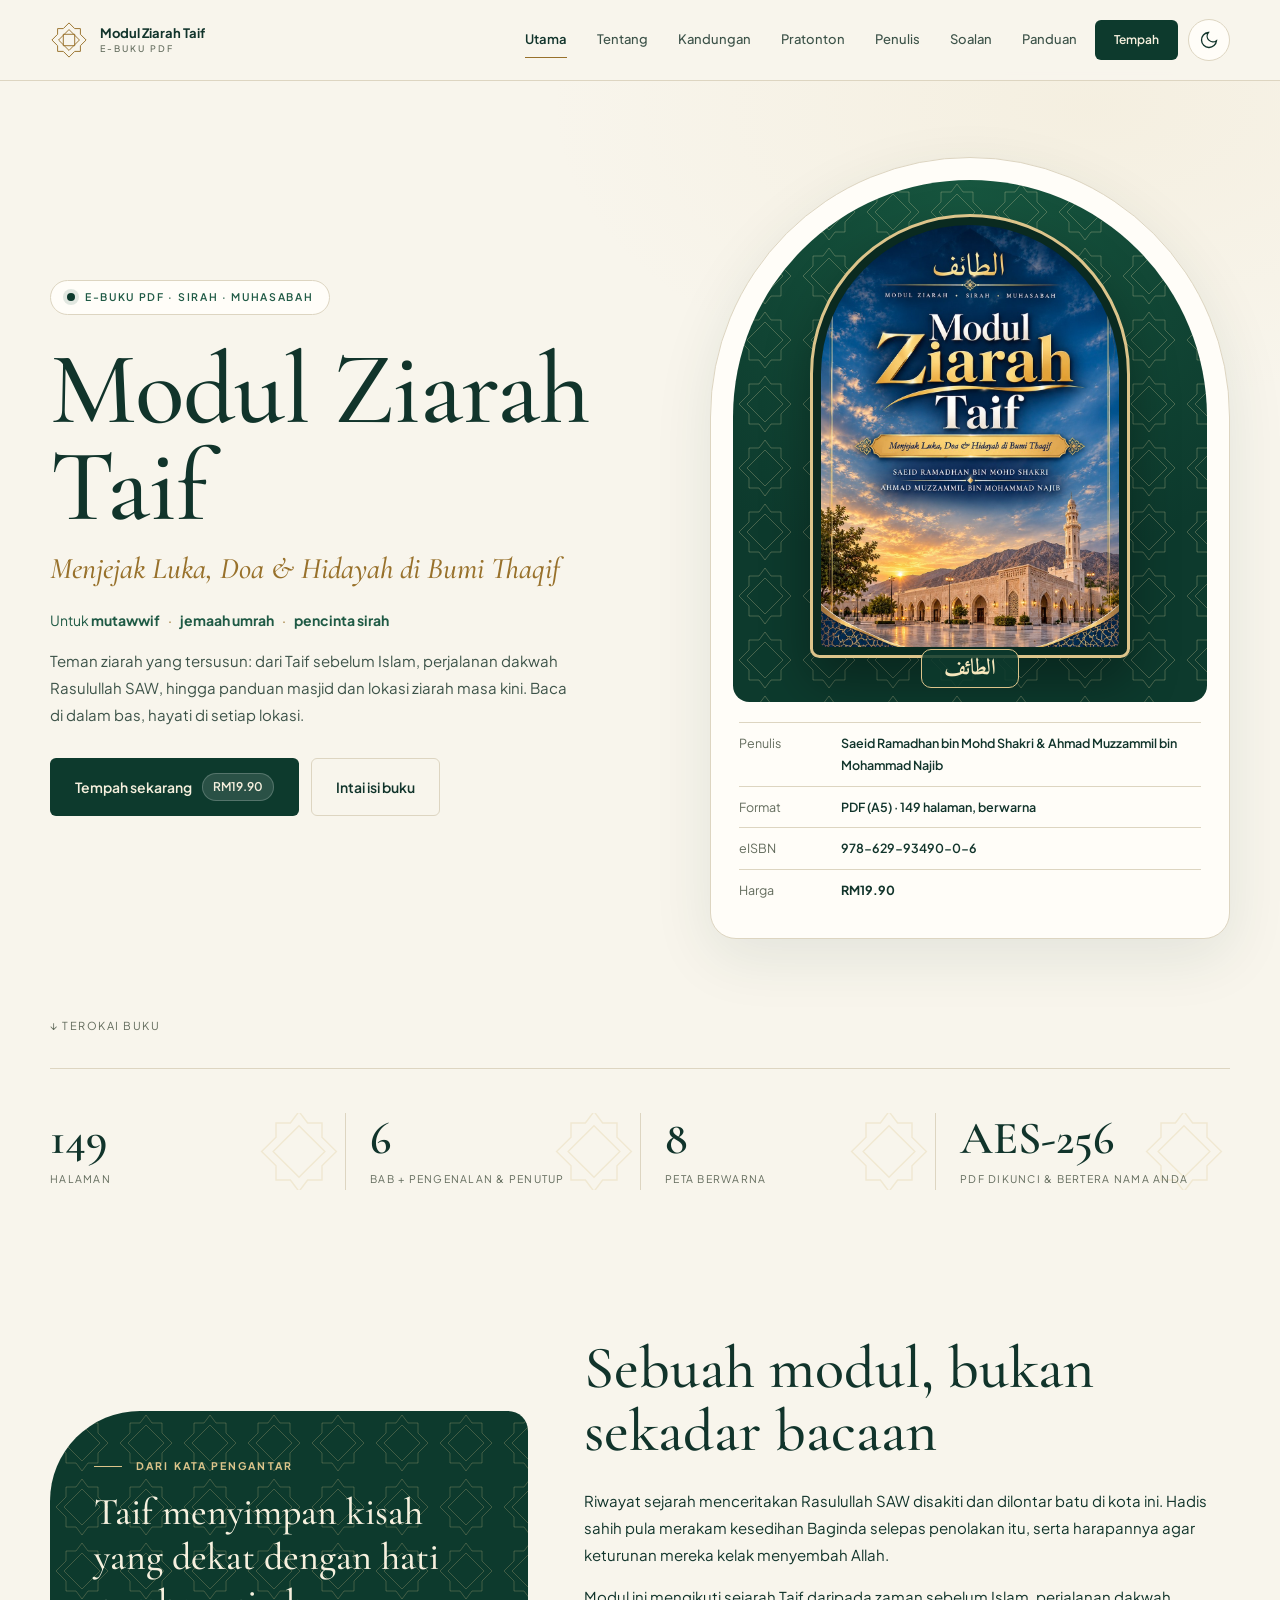
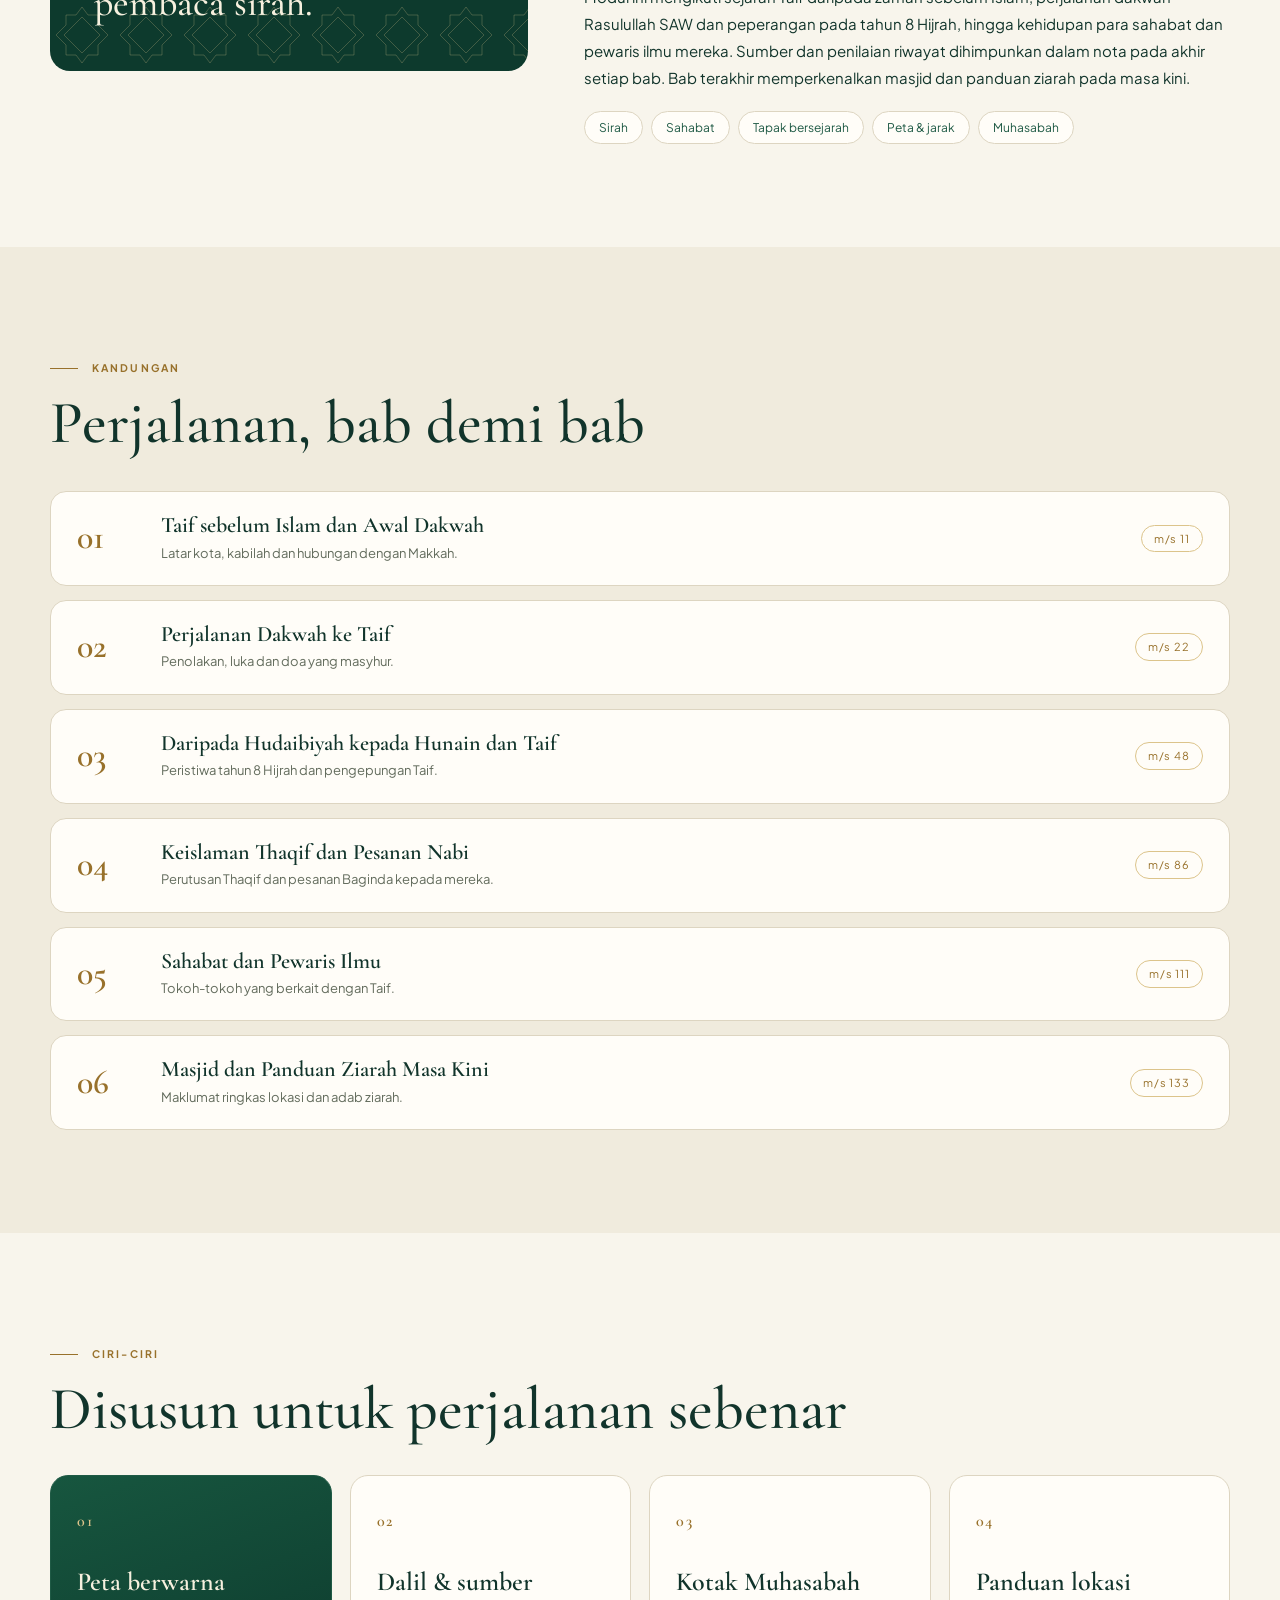
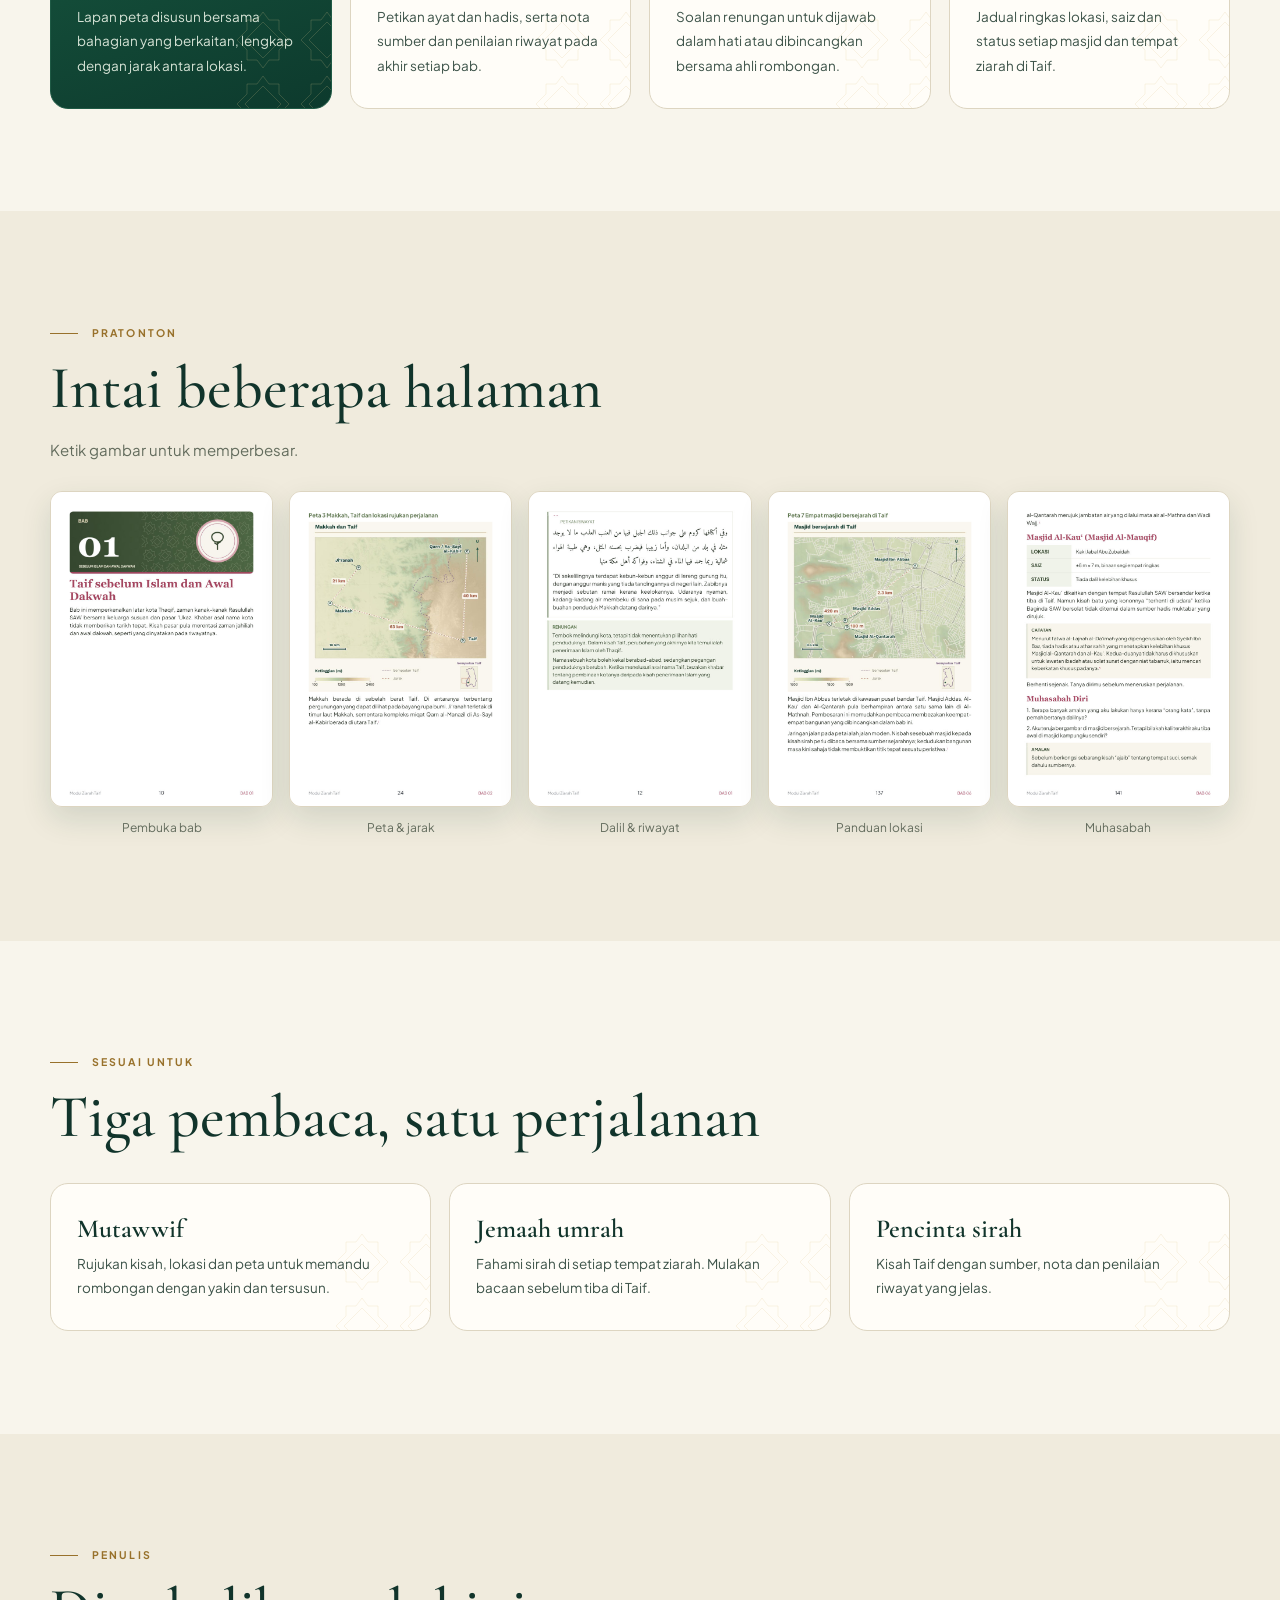
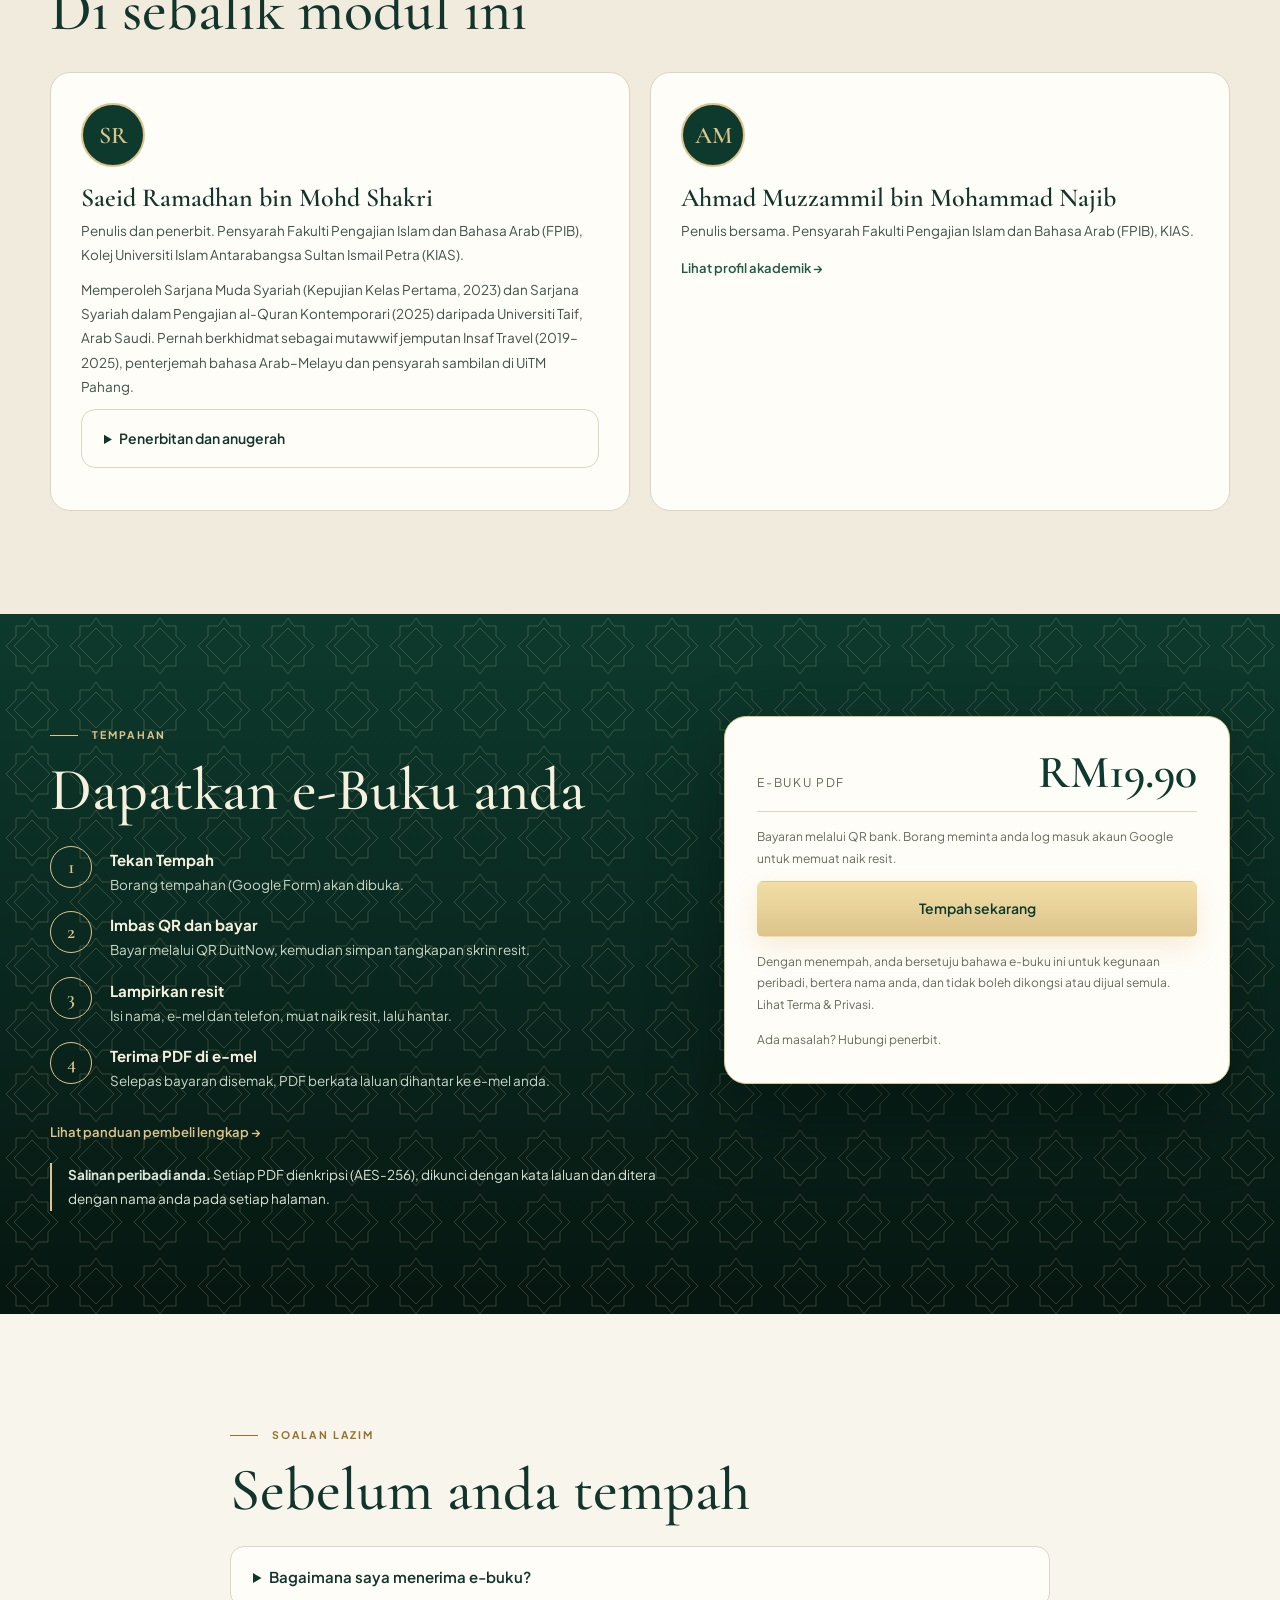
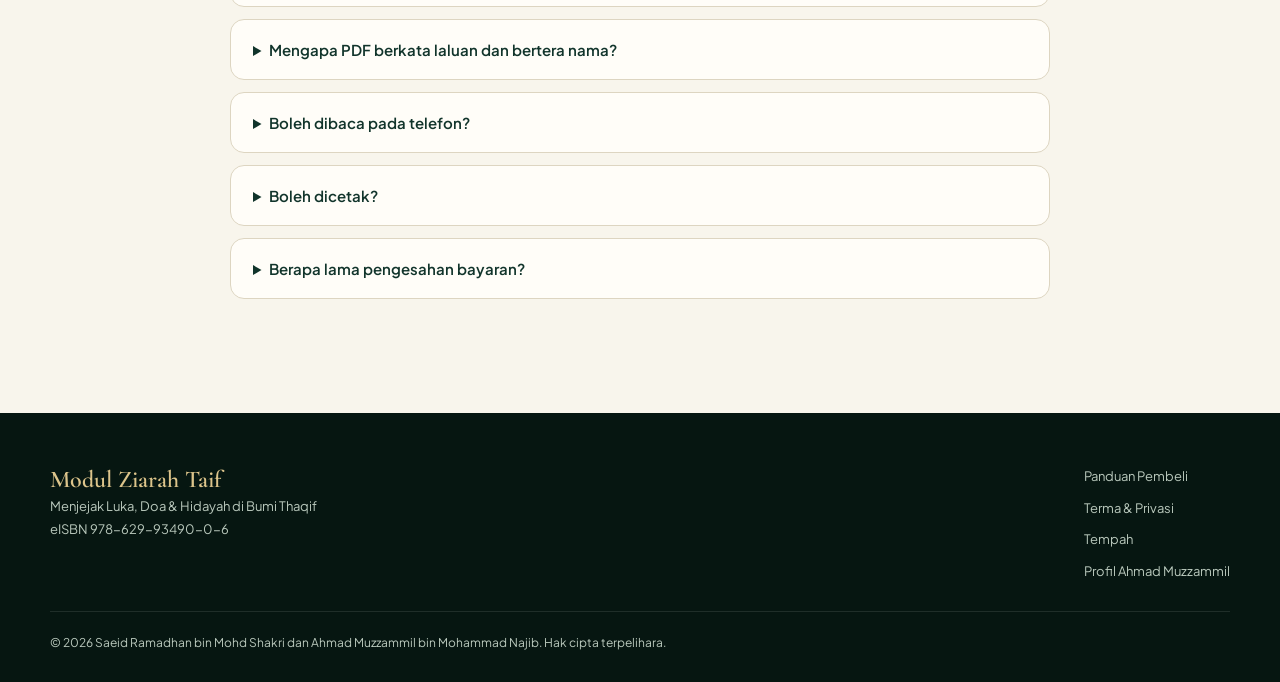
<file: index.html>
<!DOCTYPE html>
<html lang="ms" dir="ltr">
<head>
  <meta charset="UTF-8">
  <meta name="viewport" content="width=device-width, initial-scale=1.0, viewport-fit=cover">
  <title>Modul Ziarah Taif | e-Buku PDF untuk Mutawwif, Jemaah Umrah dan Pencinta Sirah</title>
  <meta name="description" content="Modul Ziarah Taif: Menjejak Luka, Doa & Hidayah di Bumi Thaqif. e-Buku PDF 149 halaman dengan peta berwarna, panduan lokasi ziarah dan kotak muhasabah.">
  <meta property="og:type" content="website">
  <meta property="og:title" content="Modul Ziarah Taif - e-Buku PDF">
  <meta property="og:description" content="Menjejak Luka, Doa & Hidayah di Bumi Thaqif. Untuk mutawwif, jemaah umrah dan pencinta sirah.">
  <meta property="og:image" content="og.jpg">
  <meta name="twitter:card" content="summary_large_image">
  <meta name="theme-color" content="#0d3a2d">
  <link rel="icon" href="data:image/svg+xml,%3Csvg xmlns='http://www.w3.org/2000/svg' viewBox='0 0 40 40'%3E%3Cpath fill='%23103f31' d='M20 0 26 6H34V14L40 20 34 26V34H26L20 40 14 34H6V26L0 20 6 14V6H14Z'/%3E%3Cpath fill='%23d4bb7e' d='M20 10 30 20 20 30 10 20Z'/%3E%3C/svg%3E">
  <link rel="preconnect" href="https://fonts.googleapis.com">
  <link rel="preconnect" href="https://fonts.gstatic.com" crossorigin>
  <link href="https://fonts.googleapis.com/css2?family=Cormorant+Garamond:ital,wght@0,500;0,600;0,700;1,500&family=Plus+Jakarta+Sans:wght@400;500;600;700&family=Amiri:wght@400;700&display=swap" rel="stylesheet">
  <link rel="stylesheet" href="styles.css">
  <script>
    (function () {
      try {
        var d = document.documentElement, t = localStorage.getItem('taif-theme');
        if (t === 'light' || t === 'dark') d.dataset.theme = t;
        var reduced = matchMedia('(prefers-reduced-motion: reduce)').matches;
        if (!reduced && !sessionStorage.getItem('taif-intro')) d.classList.add('has-intro');
      } catch (e) {}
    })();
  </script>
</head>
<body>
  <a class="skip-link" href="#kandungan-utama">Langkau ke kandungan</a>

  <div class="intro" id="intro" aria-hidden="true">
    <div class="intro-star"><svg viewBox="0 0 100 100" fill="none"><path d="M50 4 62 18H82V38L96 50 82 62V82H62L50 96 38 82H18V62L4 50 18 38V18H38Z" stroke="currentColor" stroke-width="1.2"/><path d="M50 18 82 50 50 82 18 50Z" stroke="currentColor" stroke-width="1.2"/></svg></div>
    <div class="intro-ar" lang="ar" dir="rtl">الطائف</div>
    <div class="intro-name">Modul Ziarah Taif</div>
    <button class="intro-skip" id="introSkip" type="button">Langkau →</button>
  </div>

  <header class="site-header" id="siteHeader">
    <div class="container nav-wrap">
      <a class="brand" href="#utama" aria-label="Ke bahagian utama">
        <span class="brand-mark"><svg viewBox="0 0 40 40" fill="none" aria-hidden="true"><path d="M20 2 26 8H32V14L38 20 32 26V32H26L20 38 14 32H8V26L2 20 8 14V8H14Z" stroke="currentColor"/><path d="M20 9 31 20 20 31 9 20Z M14 14H26V26H14Z" stroke="currentColor"/></svg></span>
        <span class="brand-text">Modul Ziarah Taif<small>e-Buku PDF</small></span>
      </a>
      <div class="nav-actions">
        <nav class="nav-panel" id="navPanel" aria-label="Navigasi utama">
          <ul class="nav-links">
            <li><a class="nav-link is-active" href="#utama">Utama</a></li>
            <li><a class="nav-link" href="#tentang">Tentang</a></li>
            <li><a class="nav-link" href="#kandungan">Kandungan</a></li>
            <li><a class="nav-link" href="#pratonton">Pratonton</a></li>
            <li><a class="nav-link" href="#penulis">Penulis</a></li>
            <li><a class="nav-link" href="#soalan">Soalan</a></li>
            <li><a class="nav-link" href="panduan-pembeli.html">Panduan</a></li>
            <li class="nav-cta-li"><a class="btn btn-primary btn-sm" href="#beli">Tempah</a></li>
          </ul>
        </nav>
        <button class="icon-btn" id="themeToggle" type="button" aria-label="Tukar mod gelap/cerah">
          <svg class="icon moon" viewBox="0 0 24 24" aria-hidden="true"><path d="M21 12.8A9 9 0 1 1 11.2 3a7 7 0 0 0 9.8 9.8Z"/></svg>
          <svg class="icon sun" viewBox="0 0 24 24" aria-hidden="true"><circle cx="12" cy="12" r="4"/><path d="M12 2v2M12 20v2M4.9 4.9l1.4 1.4M17.7 17.7l1.4 1.4M2 12h2M20 12h2M4.9 19.1l1.4-1.4M17.7 6.3l1.4-1.4"/></svg>
        </button>
        <button class="icon-btn menu-btn" id="menuBtn" type="button" aria-label="Buka menu" aria-expanded="false" aria-controls="navPanel">
          <svg class="icon" viewBox="0 0 24 24" aria-hidden="true"><path d="M4 7h16M4 12h16M4 17h16"/></svg>
        </button>
      </div>
    </div>
    <div class="reading-progress" id="progress"></div>
  </header>

  <main id="kandungan-utama">
    <!-- ================= HERO ================= -->
    <section class="hero" id="utama">
      <div class="container hero-grid">
        <div class="hero-copy reveal">
          <span class="badge"><i></i> e-Buku PDF &middot; Sirah &middot; Muhasabah</span>
          <h1>Modul Ziarah<br>Taif</h1>
          <p class="hero-sub">Menjejak Luka, Doa &amp; Hidayah di Bumi Thaqif</p>
          <p class="hero-role">Untuk <strong>mutawwif</strong> <span class="dot">&middot;</span> <strong>jemaah umrah</strong> <span class="dot">&middot;</span> <strong>pencinta sirah</strong></p>
          <p class="hero-lead">Teman ziarah yang tersusun: dari Taif sebelum Islam, perjalanan dakwah Rasulullah SAW, hingga panduan masjid dan lokasi ziarah masa kini. Baca di dalam bas, hayati di setiap lokasi.</p>
          <div class="hero-actions">
            <a class="btn btn-primary" href="#beli">Tempah sekarang <span class="price-pill" data-price>RM19.90</span></a>
            <a class="btn btn-ghost" href="#pratonton">Intai isi buku</a>
          </div>
        </div>
        <div class="hero-card reveal">
          <div class="arch">
            <div class="arch-art"><div class="arch-frame"><img src="cover.jpg" alt="Kulit buku Modul Ziarah Taif" width="900" height="1275"></div></div>
            <div class="arch-tag"><span lang="ar" dir="rtl">الطائف</span></div>
          </div>
          <dl class="facts">
            <div><dt>Penulis</dt><dd>Saeid Ramadhan bin Mohd Shakri &amp; Ahmad Muzzammil bin Mohammad Najib</dd></div>
            <div><dt>Format</dt><dd>PDF (A5) &middot; 149 halaman, berwarna</dd></div>
            <div><dt>eISBN</dt><dd>978-629-93490-0-6</dd></div>
            <div><dt>Harga</dt><dd><strong data-price>RM19.90</strong></dd></div>
          </dl>
        </div>
      </div>
      <div class="container hero-foot"><span>&darr; Terokai buku</span></div>
    </section>

    <!-- ================= ANGKA ================= -->
    <section class="stats" aria-label="Ringkasan buku">
      <div class="container stats-grid">
        <div class="stat reveal"><b>149</b><span>halaman</span></div>
        <div class="stat reveal"><b>6</b><span>bab + pengenalan &amp; penutup</span></div>
        <div class="stat reveal"><b>8</b><span>peta berwarna</span></div>
        <div class="stat reveal"><b>AES-256</b><span>PDF dikunci &amp; bertera nama anda</span></div>
      </div>
    </section>

    <!-- ================= TENTANG ================= -->
    <section class="section" id="tentang">
      <div class="container about-grid">
        <div class="quote-card reveal">
          <span class="eyebrow light">Dari Kata Pengantar</span>
          <p>Taif menyimpan kisah yang dekat dengan hati pembaca sirah.</p>
        </div>
        <div class="reveal">
          <h2 class="title">Sebuah modul, bukan sekadar bacaan</h2>
          <p>Riwayat sejarah menceritakan Rasulullah SAW disakiti dan dilontar batu di kota ini. Hadis sahih pula merakam kesedihan Baginda selepas penolakan itu, serta harapannya agar keturunan mereka kelak menyembah Allah.</p>
          <p>Modul ini mengikuti sejarah Taif daripada zaman sebelum Islam, perjalanan dakwah Rasulullah SAW dan peperangan pada tahun 8 Hijrah, hingga kehidupan para sahabat dan pewaris ilmu mereka. Sumber dan penilaian riwayat dihimpunkan dalam nota pada akhir setiap bab. Bab terakhir memperkenalkan masjid dan panduan ziarah pada masa kini.</p>
          <div class="chips"><span>Sirah</span><span>Sahabat</span><span>Tapak bersejarah</span><span>Peta &amp; jarak</span><span>Muhasabah</span></div>
        </div>
      </div>
    </section>

    <!-- ================= KANDUNGAN ================= -->
    <section class="section section-soft" id="kandungan">
      <div class="container">
        <span class="eyebrow">Kandungan</span>
        <h2 class="title">Perjalanan, bab demi bab</h2>
        <ol class="chapters">
          <li class="reveal"><span class="ch-no">01</span><div><h3>Taif sebelum Islam dan Awal Dakwah</h3><p>Latar kota, kabilah dan hubungan dengan Makkah.</p></div><span class="ch-page">m/s 11</span></li>
          <li class="reveal"><span class="ch-no">02</span><div><h3>Perjalanan Dakwah ke Taif</h3><p>Penolakan, luka dan doa yang masyhur.</p></div><span class="ch-page">m/s 22</span></li>
          <li class="reveal"><span class="ch-no">03</span><div><h3>Daripada Hudaibiyah kepada Hunain dan Taif</h3><p>Peristiwa tahun 8 Hijrah dan pengepungan Taif.</p></div><span class="ch-page">m/s 48</span></li>
          <li class="reveal"><span class="ch-no">04</span><div><h3>Keislaman Thaqif dan Pesanan Nabi</h3><p>Perutusan Thaqif dan pesanan Baginda kepada mereka.</p></div><span class="ch-page">m/s 86</span></li>
          <li class="reveal"><span class="ch-no">05</span><div><h3>Sahabat dan Pewaris Ilmu</h3><p>Tokoh-tokoh yang berkait dengan Taif.</p></div><span class="ch-page">m/s 111</span></li>
          <li class="reveal"><span class="ch-no">06</span><div><h3>Masjid dan Panduan Ziarah Masa Kini</h3><p>Maklumat ringkas lokasi dan adab ziarah.</p></div><span class="ch-page">m/s 133</span></li>
        </ol>
      </div>
    </section>

    <!-- ================= CIRI ================= -->
    <section class="section" id="ciri">
      <div class="container">
        <span class="eyebrow">Ciri-ciri</span>
        <h2 class="title">Disusun untuk perjalanan sebenar</h2>
        <div class="cards">
          <article class="card card-dark reveal"><span class="card-no">01</span><h3>Peta berwarna</h3><p>Lapan peta disusun bersama bahagian yang berkaitan, lengkap dengan jarak antara lokasi.</p></article>
          <article class="card reveal"><span class="card-no">02</span><h3>Dalil &amp; sumber</h3><p>Petikan ayat dan hadis, serta nota sumber dan penilaian riwayat pada akhir setiap bab.</p></article>
          <article class="card reveal"><span class="card-no">03</span><h3>Kotak Muhasabah</h3><p>Soalan renungan untuk dijawab dalam hati atau dibincangkan bersama ahli rombongan.</p></article>
          <article class="card reveal"><span class="card-no">04</span><h3>Panduan lokasi</h3><p>Jadual ringkas lokasi, saiz dan status setiap masjid dan tempat ziarah di Taif.</p></article>
        </div>
      </div>
    </section>

    <!-- ================= PRATONTON ================= -->
    <section class="section section-soft" id="pratonton">
      <div class="container">
        <span class="eyebrow">Pratonton</span>
        <h2 class="title">Intai beberapa halaman</h2>
        <p class="lede">Ketik gambar untuk memperbesar.</p>
        <div class="shots">
          <figure class="reveal"><button type="button" data-zoom="p-bab.jpg"><img loading="lazy" src="p-bab.jpg" alt="Pembuka bab"></button><figcaption>Pembuka bab</figcaption></figure>
          <figure class="reveal"><button type="button" data-zoom="p-peta.jpg"><img loading="lazy" src="p-peta.jpg" alt="Peta Makkah dan Taif"></button><figcaption>Peta &amp; jarak</figcaption></figure>
          <figure class="reveal"><button type="button" data-zoom="p-dalil.jpg"><img loading="lazy" src="p-dalil.jpg" alt="Dalil dan terjemahan"></button><figcaption>Dalil &amp; riwayat</figcaption></figure>
          <figure class="reveal"><button type="button" data-zoom="p-panduan.jpg"><img loading="lazy" src="p-panduan.jpg" alt="Panduan lokasi masjid"></button><figcaption>Panduan lokasi</figcaption></figure>
          <figure class="reveal"><button type="button" data-zoom="p-muhasabah.jpg"><img loading="lazy" src="p-muhasabah.jpg" alt="Kotak muhasabah"></button><figcaption>Muhasabah</figcaption></figure>
        </div>
      </div>
    </section>

    <!-- ================= UNTUK SIAPA ================= -->
    <section class="section" id="untuk">
      <div class="container">
        <span class="eyebrow">Sesuai untuk</span>
        <h2 class="title">Tiga pembaca, satu perjalanan</h2>
        <div class="cards three">
          <article class="card reveal"><h3>Mutawwif</h3><p>Rujukan kisah, lokasi dan peta untuk memandu rombongan dengan yakin dan tersusun.</p></article>
          <article class="card reveal"><h3>Jemaah umrah</h3><p>Fahami sirah di setiap tempat ziarah. Mulakan bacaan sebelum tiba di Taif.</p></article>
          <article class="card reveal"><h3>Pencinta sirah</h3><p>Kisah Taif dengan sumber, nota dan penilaian riwayat yang jelas.</p></article>
        </div>
      </div>
    </section>

    <!-- ================= PENULIS ================= -->
    <section class="section section-soft" id="penulis">
      <div class="container">
        <span class="eyebrow">Penulis</span>
        <h2 class="title">Di sebalik modul ini</h2>
        <div class="authors">
          <article class="author reveal"><div class="avatar" aria-hidden="true">SR</div><h3>Saeid Ramadhan bin Mohd Shakri</h3><p>Penulis dan penerbit. Pensyarah Fakulti Pengajian Islam dan Bahasa Arab (FPIB), Kolej Universiti Islam Antarabangsa Sultan Ismail Petra (KIAS).</p><p>Memperoleh Sarjana Muda Syariah (Kepujian Kelas Pertama, 2023) dan Sarjana Syariah dalam Pengajian al-Quran Kontemporari (2025) daripada Universiti Taif, Arab Saudi. Pernah berkhidmat sebagai mutawwif jemputan Insaf Travel (2019&ndash;2025), penterjemah bahasa Arab&ndash;Melayu dan pensyarah sambilan di UiTM Pahang.</p><details class="author-more"><summary>Penerbitan dan anugerah</summary><ul><li>Pingat Emas (kategori Profesional), ICTE2026 Digital Innovation Competition, bagi inovasi E-Hadis40.</li><li>Pingat Perak, ITeLIC&rsquo;26, bagi E-Hadis40.</li><li>Penulis bersama artikel jurnal <i>Dirasatica</i> (2026) tentang mantuq dan mafhum dalam istinbat hukum, serta qawa&lsquo;id fiqhiyyah dalam akhlak dan etika pekerja.</li><li>Penulis bersama kertas prosiding ICTE&rsquo;26: <i>Pragmatik dan Siyaq: Implikasinya terhadap Kefahaman Hukum Hadis</i>.</li></ul></details></article>
          <article class="author reveal"><div class="avatar" aria-hidden="true">AM</div><h3>Ahmad Muzzammil bin Mohammad Najib</h3><p>Penulis bersama. Pensyarah Fakulti Pengajian Islam dan Bahasa Arab (FPIB), KIAS.</p><a class="text-link" href="https://muzzammilkias.github.io/profile-web/" target="_blank" rel="noopener">Lihat profil akademik &rarr;</a></article>
        </div>
      </div>
    </section>

    <!-- ================= BELI ================= -->
    <section class="section buy" id="beli">
      <div class="container buy-grid">
        <div class="reveal">
          <span class="eyebrow light">Tempahan</span>
          <h2 class="title light">Dapatkan e-Buku anda</h2>
          <ol class="steps">
            <li><b>Tekan Tempah</b><span>Borang tempahan (Google Form) akan dibuka.</span></li>
            <li><b>Imbas QR dan bayar</b><span>Bayar melalui QR DuitNow, kemudian simpan tangkapan skrin resit.</span></li>
            <li><b>Lampirkan resit</b><span>Isi nama, e-mel dan telefon, muat naik resit, lalu hantar.</span></li>
            <li><b>Terima PDF di e-mel</b><span>Selepas bayaran disemak, PDF berkata laluan dihantar ke e-mel anda.</span></li>
          </ol>
          <p style="margin:0 0 18px"><a class="text-link" style="color:var(--gold-soft)" href="panduan-pembeli.html">Lihat panduan pembeli lengkap &rarr;</a></p>
          <p class="protect"><strong>Salinan peribadi anda.</strong> Setiap PDF dienkripsi (AES-256), dikunci dengan kata laluan dan ditera dengan nama anda pada setiap halaman.</p>
        </div>
        <div class="order-card reveal">
          <div class="order-price"><span>e-Buku PDF</span><strong data-price>RM19.90</strong></div>
          <p class="note">Bayaran melalui QR bank. Borang meminta anda log masuk akaun Google untuk memuat naik resit.</p>
          <a class="btn btn-gold btn-block" id="orderBtn" href="https://docs.google.com/forms/d/e/1FAIpQLSczOs4Gl9hJjvYUMNujJ6Lb3liMD4TDM6TL_Uioyb_p4kY5yQ/viewform" target="_blank" rel="noopener">Tempah sekarang</a>
          <p class="note">Dengan menempah, anda bersetuju bahawa e-buku ini untuk kegunaan peribadi, bertera nama anda, dan tidak boleh dikongsi atau dijual semula. Lihat <a href="terma.html" target="_blank" rel="noopener">Terma &amp; Privasi</a>.</p>
          <p class="note" id="contactNote" hidden></p>
        </div>
      </div>
    </section>

    <!-- ================= SOALAN ================= -->
    <section class="section" id="soalan">
      <div class="container narrow">
        <span class="eyebrow">Soalan lazim</span>
        <h2 class="title">Sebelum anda tempah</h2>
        <details class="reveal"><summary>Bagaimana saya menerima e-buku?</summary><p><a class="text-link" href="panduan-pembeli.html">Lihat panduan pembeli</a>. Selepas bayaran disemak, PDF dihantar ke e-mel yang anda isi dalam borang. PDF itu dikunci dengan kata laluan yang dihantar kepada anda secara berasingan.</p></details>
        <details class="reveal"><summary>Mengapa PDF berkata laluan dan bertera nama?</summary><p>Untuk melindungi hak penulis. Setiap salinan dienkripsi dan ditera dengan nama dan nombor pesanan anda pada setiap halaman, sebagai pencegah perkongsian tanpa kebenaran.</p></details>
        <details class="reveal"><summary>Boleh dibaca pada telefon?</summary><p>Ya. Format A5 sesuai untuk telefon, tablet dan komputer. Gunakan mana-mana pembaca PDF yang menyokong kata laluan.</p></details>
        <details class="reveal"><summary>Boleh dicetak?</summary><p>Boleh, untuk kegunaan peribadi. Salin teks dan ubah suai dinyahaktifkan.</p></details>
        <details class="reveal"><summary>Berapa lama pengesahan bayaran?</summary><p>Biasanya dalam masa beberapa jam waktu bekerja.</p></details>
      </div>
    </section>
  </main>

  <footer class="site-footer">
    <div class="container foot-grid">
      <div><strong>Modul Ziarah Taif</strong><br>Menjejak Luka, Doa &amp; Hidayah di Bumi Thaqif<br>eISBN 978-629-93490-0-6</div>
      <div class="foot-links"><a href="panduan-pembeli.html">Panduan Pembeli</a><a href="terma.html">Terma &amp; Privasi</a><a href="#beli">Tempah</a><a href="https://muzzammilkias.github.io/profile-web/" target="_blank" rel="noopener">Profil Ahmad Muzzammil</a></div>
    </div>
    <div class="container foot-copy">&copy; 2026 Saeid Ramadhan bin Mohd Shakri dan Ahmad Muzzammil bin Mohammad Najib. Hak cipta terpelihara.</div>
  </footer>

  <dialog id="zoom" class="zoom"><button type="button" class="zoom-close" id="zoomClose" aria-label="Tutup">&times;</button><img id="zoomImg" alt=""></dialog>

  <script src="config.js"></script>
  <script src="script.js"></script>
</body>
</html>
</file>
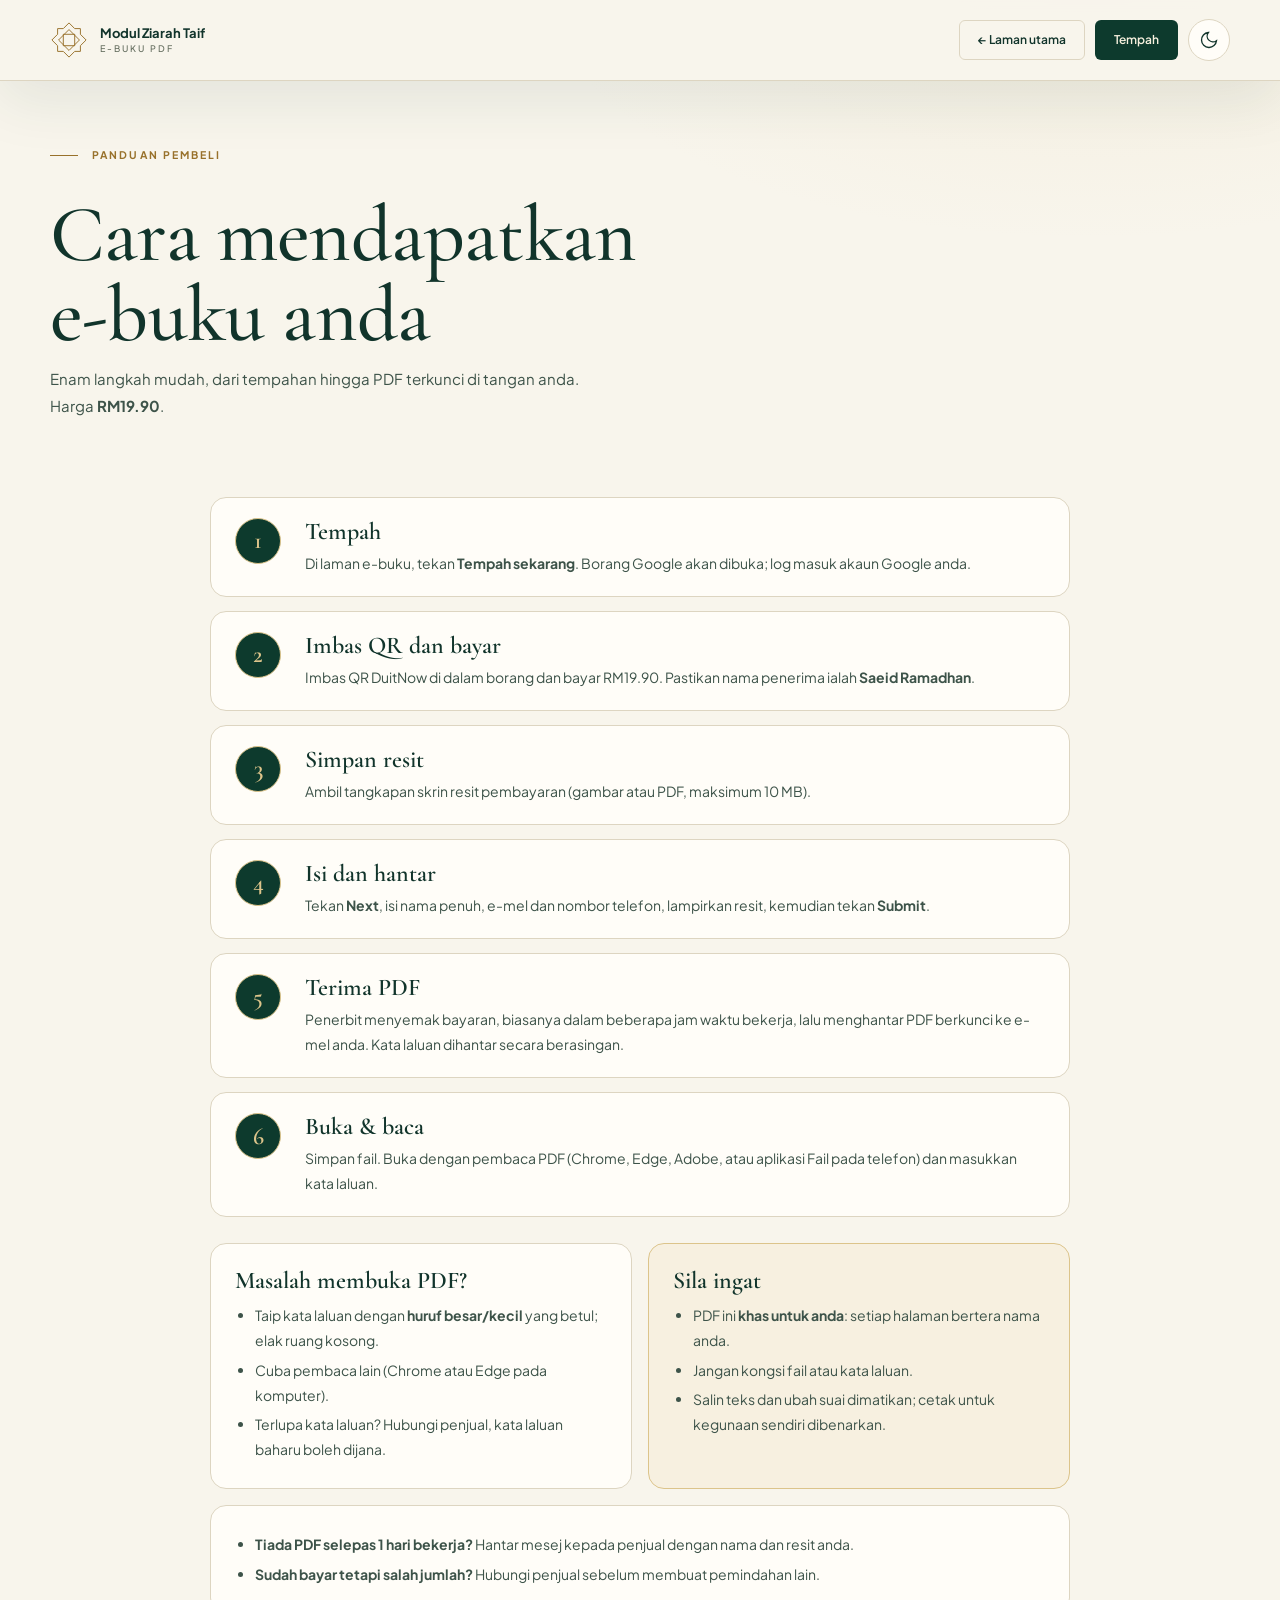
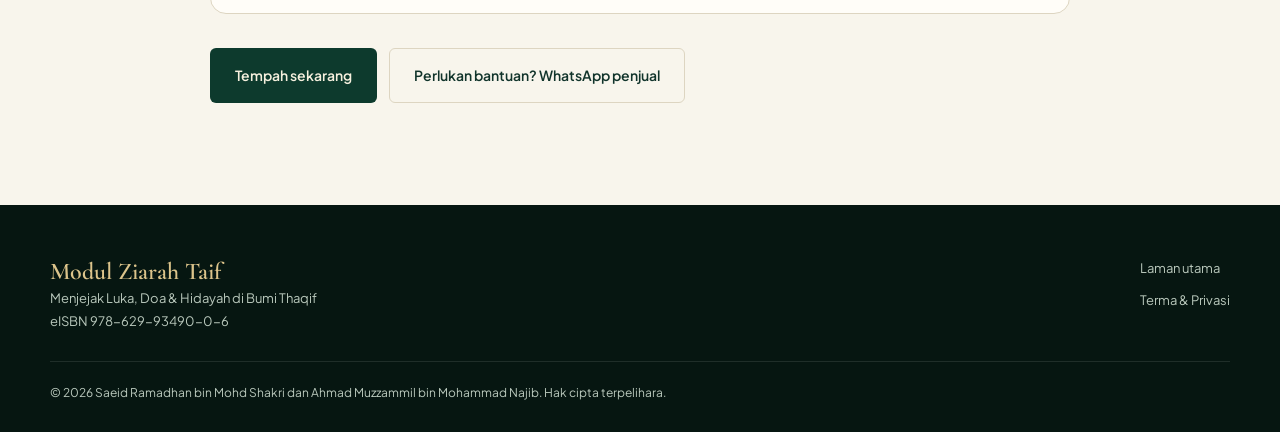
<file: panduan-pembeli.html>
<!DOCTYPE html>
<html lang="ms" dir="ltr">
<head>
  <meta charset="UTF-8">
  <meta name="viewport" content="width=device-width, initial-scale=1.0, viewport-fit=cover">
  <title>Panduan Pembeli | Modul Ziarah Taif</title>
  <meta name="description" content="Cara membeli e-buku Modul Ziarah Taif: isi borang, bayar melalui QR DuitNow, lampirkan resit, terima PDF terkunci melalui e-mel.">
  <meta property="og:title" content="Panduan Pembeli - Modul Ziarah Taif">
  <meta property="og:image" content="og.jpg">
  <meta name="theme-color" content="#0d3a2d">
  <link rel="icon" href="data:image/svg+xml,%3Csvg xmlns='http://www.w3.org/2000/svg' viewBox='0 0 40 40'%3E%3Cpath fill='%23103f31' d='M20 0 26 6H34V14L40 20 34 26V34H26L20 40 14 34H6V26L0 20 6 14V6H14Z'/%3E%3Cpath fill='%23d4bb7e' d='M20 10 30 20 20 30 10 20Z'/%3E%3C/svg%3E">
  <link rel="preconnect" href="https://fonts.googleapis.com">
  <link rel="preconnect" href="https://fonts.gstatic.com" crossorigin>
  <link href="https://fonts.googleapis.com/css2?family=Cormorant+Garamond:ital,wght@0,500;0,600;0,700;1,500&family=Plus+Jakarta+Sans:wght@400;500;600;700&display=swap" rel="stylesheet">
  <link rel="stylesheet" href="styles.css">
  <style>
    .pg-head{padding:calc(var(--nav-height) + 56px) 0 28px;background:radial-gradient(900px 400px at 85% 0%,#dcc48b1f,transparent 60%)}
    .pg-head h1{font:500 clamp(44px,7vw,80px)/1 var(--font-heading);margin:16px 0 10px}
    .pg-head p{color:var(--text-soft);max-width:560px;margin:0}
    .gsteps{list-style:none;margin:30px 0 0;padding:0;counter-reset:g;display:grid;gap:14px}
    .gsteps li{counter-increment:g;display:grid;grid-template-columns:52px 1fr;gap:18px;align-items:start;background:var(--surface);border:1px solid var(--border);border-radius:16px;padding:20px 24px}
    .gsteps li::before{content:counter(g);width:44px;height:44px;border-radius:50%;background:var(--forest);color:var(--gold-soft);display:grid;place-items:center;font:600 24px var(--font-heading);border:1px solid var(--gold-soft)}
    .gsteps h3{font:600 24px/1.2 var(--font-heading);margin:0 0 4px}
    .gsteps p{margin:0;color:var(--text-soft);font-size:14px}
    .gnote{display:grid;grid-template-columns:1fr 1fr;gap:16px;margin-top:26px}
    .gbox{background:var(--surface);border:1px solid var(--border);border-radius:16px;padding:22px 24px}
    .gbox.warn{background:color-mix(in srgb,var(--gold-soft) 22%,var(--surface));border-color:var(--gold-soft)}
    .gbox h2{font:600 24px var(--font-heading);margin:0 0 8px}
    .gbox ul{margin:0;padding-left:20px;color:var(--text-soft);font-size:14px}.gbox li{margin:4px 0}
    .cta-row{display:flex;gap:12px;flex-wrap:wrap;margin:34px 0 0}
    @media(max-width:700px){.gnote{grid-template-columns:1fr}.gsteps li{grid-template-columns:44px 1fr;padding:16px 18px;gap:14px}}
  </style>
  <script>
    (function(){try{var t=localStorage.getItem('taif-theme');if(t==='light'||t==='dark')document.documentElement.dataset.theme=t}catch(e){}})();
  </script>
</head>
<body>
  <a class="skip-link" href="#isi">Langkau ke kandungan</a>
  <header class="site-header is-scrolled">
    <div class="container nav-wrap">
      <a class="brand" href="index.html" aria-label="Kembali ke laman utama">
        <span class="brand-mark"><svg viewBox="0 0 40 40" fill="none" aria-hidden="true"><path d="M20 2 26 8H32V14L38 20 32 26V32H26L20 38 14 32H8V26L2 20 8 14V8H14Z" stroke="currentColor"/><path d="M20 9 31 20 20 31 9 20Z M14 14H26V26H14Z" stroke="currentColor"/></svg></span>
        <span class="brand-text">Modul Ziarah Taif<small>e-Buku PDF</small></span>
      </a>
      <div class="nav-actions">
        <a class="btn btn-ghost btn-sm" href="index.html">&larr; Laman utama</a>
        <a class="btn btn-primary btn-sm" href="index.html#beli">Tempah</a>
        <button class="icon-btn" id="themeToggle" type="button" aria-label="Tukar mod gelap/cerah">
          <svg class="icon moon" viewBox="0 0 24 24" aria-hidden="true"><path d="M21 12.8A9 9 0 1 1 11.2 3a7 7 0 0 0 9.8 9.8Z"/></svg>
          <svg class="icon sun" viewBox="0 0 24 24" aria-hidden="true"><circle cx="12" cy="12" r="4"/><path d="M12 2v2M12 20v2M4.9 4.9l1.4 1.4M17.7 17.7l1.4 1.4M2 12h2M20 12h2M4.9 19.1l1.4-1.4M17.7 6.3l1.4-1.4"/></svg>
        </button>
      </div>
    </div>
  </header>

  <main id="isi">
    <section class="pg-head">
      <div class="container">
        <span class="eyebrow">Panduan pembeli</span>
        <h1>Cara mendapatkan<br>e-buku anda</h1>
        <p>Enam langkah mudah, dari tempahan hingga PDF terkunci di tangan anda. Harga <strong data-price>RM19.90</strong>.</p>
      </div>
    </section>

    <section class="section" style="padding-top:20px">
      <div class="container narrow" style="max-width:860px">
        <ol class="gsteps">
        <li><div><h3>Tempah</h3><p>Di <a href="index.html#beli">laman e-buku</a>, tekan <strong>Tempah sekarang</strong>. Borang Google akan dibuka; log masuk akaun Google anda.</p></div></li>
        <li><div><h3>Imbas QR dan bayar</h3><p>Imbas QR DuitNow di dalam borang dan bayar <span data-price>RM19.90</span>. Pastikan nama penerima ialah <strong>Saeid Ramadhan</strong>.</p></div></li>
        <li><div><h3>Simpan resit</h3><p>Ambil tangkapan skrin resit pembayaran (gambar atau PDF, maksimum 10 MB).</p></div></li>
        <li><div><h3>Isi dan hantar</h3><p>Tekan <strong>Next</strong>, isi nama penuh, e-mel dan nombor telefon, lampirkan resit, kemudian tekan <strong>Submit</strong>.</p></div></li>
        <li><div><h3>Terima PDF</h3><p>Penerbit menyemak bayaran, biasanya dalam beberapa jam waktu bekerja, lalu menghantar PDF berkunci ke e-mel anda. Kata laluan dihantar secara berasingan.</p></div></li>
        <li><div><h3>Buka &amp; baca</h3><p>Simpan fail. Buka dengan pembaca PDF (Chrome, Edge, Adobe, atau aplikasi Fail pada telefon) dan masukkan kata laluan.</p></div></li>
      </ol>

        <div class="gnote">
          <div class="gbox">
            <h2>Masalah membuka PDF?</h2>
            <ul>
              <li>Taip kata laluan dengan <strong>huruf besar/kecil</strong> yang betul; elak ruang kosong.</li>
              <li>Cuba pembaca lain (Chrome atau Edge pada komputer).</li>
              <li>Terlupa kata laluan? Hubungi penjual, kata laluan baharu boleh dijana.</li>
            </ul>
          </div>
          <div class="gbox warn">
            <h2>Sila ingat</h2>
            <ul>
              <li>PDF ini <strong>khas untuk anda</strong>: setiap halaman bertera nama anda.</li>
              <li>Jangan kongsi fail atau kata laluan.</li>
              <li>Salin teks dan ubah suai dimatikan; cetak untuk kegunaan sendiri dibenarkan.</li>
            </ul>
          </div>
        </div>
        <div class="gbox" style="margin-top:16px">
          <ul>
            <li><strong>Tiada PDF selepas 1 hari bekerja?</strong> Hantar mesej kepada penjual dengan nama dan resit anda.</li>
            <li><strong>Sudah bayar tetapi salah jumlah?</strong> Hubungi penjual sebelum membuat pemindahan lain.</li>
          </ul>
        </div>

        <div class="cta-row">
          <a class="btn btn-primary" href="index.html#beli">Tempah sekarang</a>
          <a class="btn btn-ghost" id="waHelp" href="#" target="_blank" rel="noopener" hidden>Perlukan bantuan? WhatsApp penjual</a>
        </div>
      </div>
    </section>
  </main>

  <footer class="site-footer">
    <div class="container foot-grid">
      <div><strong>Modul Ziarah Taif</strong><br>Menjejak Luka, Doa &amp; Hidayah di Bumi Thaqif<br>eISBN 978-629-93490-0-6</div>
      <div class="foot-links"><a href="index.html">Laman utama</a><a href="terma.html">Terma &amp; Privasi</a></div>
    </div>
    <div class="container foot-copy">&copy; 2026 Saeid Ramadhan bin Mohd Shakri dan Ahmad Muzzammil bin Mohammad Najib. Hak cipta terpelihara.</div>
  </footer>

  <script src="config.js"></script>
  <script>
    (function () {
      var S = window.SITE || {};
      document.querySelectorAll('[data-price]').forEach(function (el) { el.textContent = 'RM' + Number(S.price || 19.9).toFixed(2); });
      var wa = String(S.whatsapp || '').replace(/\D/g, ''), a = document.getElementById('waHelp');
      if (wa) { a.hidden = false; a.href = 'https://wa.me/' + wa + '?text=' + encodeURIComponent('Salam, saya ingin bertanya tentang e-buku Modul Ziarah Taif.'); }
      document.getElementById('themeToggle').addEventListener('click', function () {
        var d = document.documentElement, dark = d.dataset.theme ? d.dataset.theme === 'dark' : matchMedia('(prefers-color-scheme: dark)').matches;
        d.dataset.theme = dark ? 'light' : 'dark';
        try { localStorage.setItem('taif-theme', d.dataset.theme); } catch (e) {}
      });
    })();
  </script>
</body>
</html>
</file>
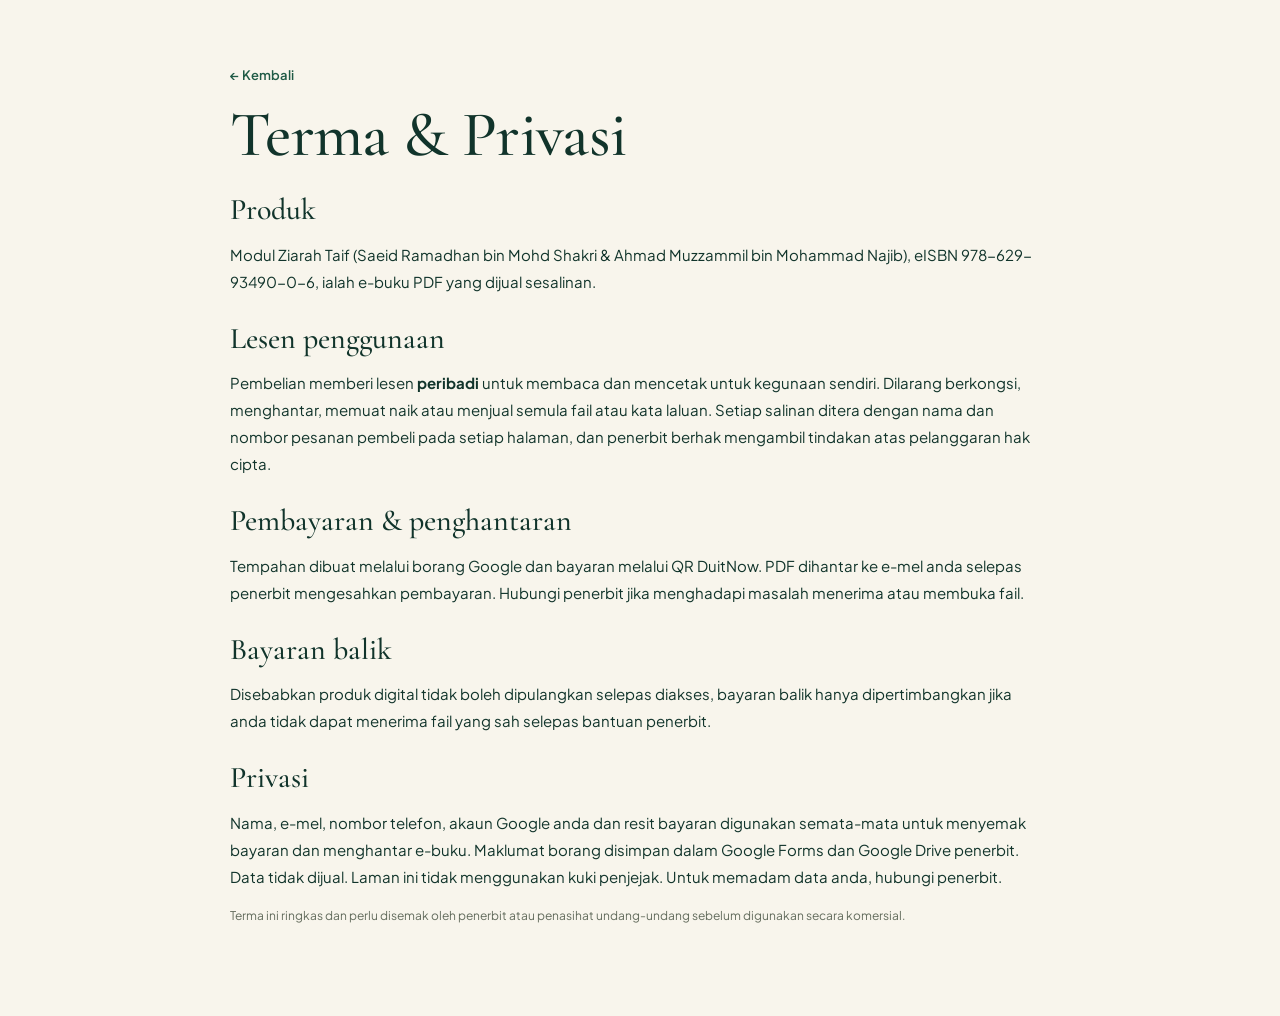
<file: terma.html>
<!DOCTYPE html>
<html lang="ms">
<head>
  <meta charset="UTF-8"><meta name="viewport" content="width=device-width, initial-scale=1.0">
  <title>Terma &amp; Privasi | Modul Ziarah Taif</title>
  <meta name="robots" content="noindex">
  <link href="https://fonts.googleapis.com/css2?family=Cormorant+Garamond:wght@500;600&family=Plus+Jakarta+Sans:wght@400;600&display=swap" rel="stylesheet">
  <link rel="stylesheet" href="styles.css">
</head>
<body>
  <main class="container narrow" style="padding-block:60px 90px">
    <a class="text-link" href="index.html">&larr; Kembali</a>
    <h1 style="font-size:clamp(40px,6vw,64px);margin:18px 0 24px">Terma &amp; Privasi</h1>
    <h2 class="title" style="font-size:30px;margin:28px 0 8px">Produk</h2>
    <p>Modul Ziarah Taif (Saeid Ramadhan bin Mohd Shakri &amp; Ahmad Muzzammil bin Mohammad Najib), eISBN 978-629-93490-0-6, ialah e-buku PDF yang dijual sesalinan.</p>
    <h2 class="title" style="font-size:30px;margin:28px 0 8px">Lesen penggunaan</h2>
    <p>Pembelian memberi lesen <strong>peribadi</strong> untuk membaca dan mencetak untuk kegunaan sendiri. Dilarang berkongsi, menghantar, memuat naik atau menjual semula fail atau kata laluan. Setiap salinan ditera dengan nama dan nombor pesanan pembeli pada setiap halaman, dan penerbit berhak mengambil tindakan atas pelanggaran hak cipta.</p>
    <h2 class="title" style="font-size:30px;margin:28px 0 8px">Pembayaran &amp; penghantaran</h2>
    <p>Tempahan dibuat melalui borang Google dan bayaran melalui QR DuitNow. PDF dihantar ke e-mel anda selepas penerbit mengesahkan pembayaran. Hubungi penerbit jika menghadapi masalah menerima atau membuka fail.</p>
    <h2 class="title" style="font-size:30px;margin:28px 0 8px">Bayaran balik</h2>
    <p>Disebabkan produk digital tidak boleh dipulangkan selepas diakses, bayaran balik hanya dipertimbangkan jika anda tidak dapat menerima fail yang sah selepas bantuan penerbit.</p>
    <h2 class="title" style="font-size:30px;margin:28px 0 8px">Privasi</h2>
    <p>Nama, e-mel, nombor telefon, akaun Google anda dan resit bayaran digunakan semata-mata untuk menyemak bayaran dan menghantar e-buku. Maklumat borang disimpan dalam Google Forms dan Google Drive penerbit. Data tidak dijual. Laman ini tidak menggunakan kuki penjejak. Untuk memadam data anda, hubungi penerbit.</p>
    <p class="note">Terma ini ringkas dan perlu disemak oleh penerbit atau penasihat undang-undang sebelum digunakan secara komersial.</p>
  </main>
</body>
</html>
</file>
<file: styles.css>
:root{
  color-scheme:light;
  --bg:#f8f5ec;--bg-soft:#f0ebdd;--surface:#fffdf8;--surface-muted:#ebe6d6;
  --text:#11342b;--text-soft:#3d5349;--muted:#636c5d;--border:#ddd5c1;
  --teal:#1f5a45;--gold:#98712b;--gold-soft:#dcc48b;--forest:#0d3a2d;--night:#061611;--cream:#f6f0de;
  --font-heading:'Cormorant Garamond',Georgia,serif;--font-body:'Plus Jakarta Sans',system-ui,sans-serif;--font-ar:'Amiri','Traditional Arabic',serif;
  --container:min(1180px,calc(100% - 48px));--nav-height:80px;--section:clamp(64px,8vw,112px);
  --ease:cubic-bezier(.25,1,.5,1);--shadow:0 18px 60px #173c3318;
  --pattern:url("data:image/svg+xml,%3Csvg xmlns='http://www.w3.org/2000/svg' width='64' height='64' viewBox='0 0 64 64' fill='none' stroke='%23dcc48b' stroke-opacity='.28' stroke-width='1'%3E%3Cpath d='M32 4 38 12H48V22L58 32 48 42V52H38L32 60 26 52H16V42L6 32 16 22V12H26Z'/%3E%3Cpath d='M32 14 50 32 32 50 14 32Z'/%3E%3C/svg%3E");
}
@media (prefers-color-scheme:dark){:root:not([data-theme='light']){color-scheme:dark;--bg:#0a1612;--bg-soft:#0f1f19;--surface:#13261f;--surface-muted:#1a3129;--text:#f3eee0;--text-soft:#c4cfc0;--muted:#a5b5a3;--border:#2b4237;--teal:#a9d3b6;--gold:#dcc48b;}}
html[data-theme='dark']{color-scheme:dark;--bg:#0a1612;--bg-soft:#0f1f19;--surface:#13261f;--surface-muted:#1a3129;--text:#f3eee0;--text-soft:#c4cfc0;--muted:#a5b5a3;--border:#2b4237;--teal:#a9d3b6;--gold:#dcc48b}
*{box-sizing:border-box}
html{scroll-behavior:smooth;scroll-padding-top:calc(var(--nav-height) + 20px)}
body{margin:0;background:var(--bg);color:var(--text);font:15px/1.8 var(--font-body);-webkit-font-smoothing:antialiased}
body.menu-open{overflow:hidden}
::selection{background:var(--forest);color:var(--cream)}
a{color:inherit;text-decoration:none}button,input{font:inherit}button{cursor:pointer}
img,svg{display:block;max-width:100%}
svg.icon{width:20px;height:20px;fill:none;stroke:currentColor;stroke-width:1.6}
:focus-visible{outline:3px solid var(--gold);outline-offset:4px}
[hidden]{display:none!important}
.container{width:var(--container);margin-inline:auto}
.skip-link{position:fixed;top:12px;left:12px;z-index:300;padding:12px 20px;background:var(--text);color:var(--bg);transform:translateY(-160%)}
.skip-link:focus{transform:none}

/* ---------- intro ---------- */
.intro{display:none}
.has-intro .intro{position:fixed;inset:0;z-index:400;display:grid;place-content:center;justify-items:center;gap:10px;background:radial-gradient(900px 600px at 50% 40%,#17563f,#0a2a20 70%);color:var(--gold-soft);transition:opacity .8s var(--ease),visibility .8s}
.has-intro .intro.is-done{opacity:0;visibility:hidden}
.intro-star{width:120px;height:120px;color:var(--gold-soft);animation:spin 9s linear infinite,pop 1.2s var(--ease) both}
.intro-ar{font:700 64px/1.2 var(--font-ar);color:#f6e7bd;animation:rise 1s .3s var(--ease) both}
.intro-name{font:600 22px var(--font-heading);letter-spacing:.3em;text-transform:uppercase;color:var(--gold-soft);animation:rise 1s .6s var(--ease) both}
.intro-skip{position:absolute;right:24px;bottom:24px;background:transparent;border:1px solid #dcc48b66;color:var(--gold-soft);border-radius:99px;padding:8px 18px;font-size:13px}
@keyframes spin{to{transform:rotate(360deg)}}@keyframes pop{from{opacity:0;transform:scale(.6)}}@keyframes rise{from{opacity:0;transform:translateY(16px)}}

/* ---------- header ---------- */
.site-header{position:fixed;inset:0 0 auto;z-index:100;background:color-mix(in srgb,var(--bg) 94%,transparent);backdrop-filter:blur(10px);border-bottom:1px solid var(--border);transition:box-shadow .3s}
.site-header.is-scrolled{box-shadow:var(--shadow)}
.reading-progress{position:absolute;bottom:-1px;height:2px;width:100%;background:var(--gold);transform:scaleX(0);transform-origin:left}
.nav-wrap{height:var(--nav-height);display:flex;align-items:center;justify-content:space-between;gap:20px}
.brand{display:flex;align-items:center;gap:12px;min-width:0}
.brand-mark{width:38px;height:38px;flex-shrink:0;color:var(--gold)}
.brand-text{font-size:13px;font-weight:700;line-height:1.35}
.brand-text small{display:block;font-size:9px;letter-spacing:.22em;font-weight:500;color:var(--muted);text-transform:uppercase}
.nav-actions{display:flex;align-items:center;gap:10px}
.nav-links{display:flex;align-items:center;gap:6px;list-style:none;margin:0;padding:0}
.nav-link{display:block;padding:8px 12px;font-size:13px;font-weight:500;color:var(--text-soft);position:relative}
.nav-link:hover{color:var(--text)}
.nav-link.is-active{color:var(--text);font-weight:600}
.nav-link.is-active::after{content:"";position:absolute;left:12px;right:12px;bottom:2px;height:1px;background:var(--gold)}
.icon-btn{width:42px;height:42px;border-radius:50%;border:1px solid var(--border);background:var(--surface);color:var(--text);display:grid;place-items:center}
.icon-btn .sun{display:none}
html[data-theme='dark'] .icon-btn .sun{display:block}html[data-theme='dark'] .icon-btn .moon{display:none}
@media (prefers-color-scheme:dark){html:not([data-theme='light']) .icon-btn .sun{display:block}html:not([data-theme='light']) .icon-btn .moon{display:none}}
.menu-btn{display:none}

/* ---------- buttons ---------- */
.btn{display:inline-flex;align-items:center;justify-content:center;gap:10px;border-radius:6px;padding:14px 24px;font-weight:600;font-size:14px;border:1px solid transparent;transition:transform .25s var(--ease),box-shadow .25s,background .2s}
.btn:hover{transform:translateY(-2px)}
.btn-primary{background:var(--forest);color:var(--cream)}
.btn-primary:hover{box-shadow:0 12px 30px #0d3a2d44}
.btn-ghost{background:transparent;border-color:var(--border);color:var(--text)}
.btn-gold{background:linear-gradient(180deg,#f2dfa6,#dcc48b);color:#0d3a2d;box-shadow:0 10px 26px #dcc48b44}
.btn-sm{padding:8px 18px;font-size:12px}.btn-block{width:100%;margin-top:12px}
.price-pill{background:#ffffff1f;border:1px solid #ffffff33;border-radius:99px;padding:2px 10px;font-size:12px}

/* ---------- hero ---------- */
.hero{padding-top:var(--nav-height);background:radial-gradient(900px 500px at 85% 10%,#dcc48b1f,transparent 60%)}
.hero-grid{display:grid;grid-template-columns:1.05fr .95fr;gap:56px;align-items:center;padding-block:clamp(40px,6vw,88px)}
.badge{display:inline-flex;align-items:center;gap:10px;border:1px solid var(--border);background:var(--surface);border-radius:99px;padding:7px 16px;font-size:10.5px;letter-spacing:.16em;text-transform:uppercase;color:var(--teal);font-weight:600}
.badge i{width:8px;height:8px;border-radius:50%;background:var(--forest);box-shadow:0 0 0 4px #1f5a4522}
h1{font:500 clamp(54px,8vw,104px)/.95 var(--font-heading);margin:26px 0 14px;letter-spacing:-.01em}
.hero-sub{font:italic 500 clamp(22px,2.6vw,30px)/1.3 var(--font-heading);color:var(--gold);margin:0 0 20px}
.hero-role{font-size:14px;color:var(--teal);margin:0 0 14px}.hero-role .dot{color:var(--gold);margin:0 6px}
.hero-lead{max-width:520px;color:var(--text-soft);margin:0 0 30px}
.hero-actions{display:flex;flex-wrap:wrap;gap:12px}
.hero-foot{display:flex;justify-content:space-between;color:var(--muted);font-size:11px;letter-spacing:.14em;text-transform:uppercase;padding-bottom:32px;border-bottom:1px solid var(--border)}
.hero-card{background:var(--surface);border:1px solid var(--border);border-radius:280px 280px 28px 28px;padding:22px;box-shadow:var(--shadow);max-width:520px;justify-self:end;width:100%}
.arch{position:relative;border-radius:260px 260px 18px 18px;overflow:hidden;background:radial-gradient(circle at 50% 0%,#17563f,#0d3a2d 70%),var(--forest);background-blend-mode:normal;padding:34px 34px 44px}
.arch::before{content:"";position:absolute;inset:0;background:var(--pattern);opacity:1;mix-blend-mode:screen}
.arch-art{position:relative;display:grid;place-items:center}
.arch-frame{border-radius:200px 200px 12px 12px;border:3px solid var(--gold-soft);padding:8px;background:#0a2a20;box-shadow:0 24px 50px #00000055;width:min(320px,100%)}
.arch-frame img{border-radius:190px 190px 6px 6px;width:100%;height:auto}
.arch-tag{position:absolute;left:50%;bottom:14px;transform:translateX(-50%);background:#0d3a2dd9;border:1px solid var(--gold-soft);border-radius:10px;padding:2px 22px;color:#f6e7bd;font:700 22px/1.5 var(--font-ar)}
.facts{margin:20px 6px 6px;font-size:12.5px}
.facts div{display:grid;grid-template-columns:90px 1fr;gap:12px;padding:9px 0;border-top:1px solid var(--border)}
.facts dt{color:var(--muted)}.facts dd{margin:0;font-weight:600;color:var(--text)}

/* ---------- stats ---------- */
.stats-grid{display:grid;grid-template-columns:repeat(4,1fr);gap:0;padding-block:44px}
.stat{padding:0 24px;border-left:1px solid var(--border);background:var(--pattern) right center/92px no-repeat}
.stat:first-child{border-left:0;padding-left:0}
.stat b{display:block;font:600 clamp(32px,4vw,46px)/1.1 var(--font-heading)}
.stat span{font-size:10.5px;letter-spacing:.12em;text-transform:uppercase;color:var(--muted)}

/* ---------- sections ---------- */
.section{padding-block:var(--section)}
.section-soft{background:var(--bg-soft)}
.eyebrow{display:inline-flex;align-items:center;gap:14px;font-size:10.5px;letter-spacing:.2em;text-transform:uppercase;color:var(--gold);font-weight:700;margin-bottom:14px}
.eyebrow::before{content:"";width:28px;height:1px;background:currentColor}
.eyebrow.light{color:var(--gold-soft)}
.title{font:500 clamp(38px,5vw,60px)/1.05 var(--font-heading);margin:0 0 24px;max-width:14em}
.title.light{color:var(--cream)}
.lede{color:var(--muted);margin:-8px 0 28px}
.narrow{max-width:820px}
.about-grid{display:grid;grid-template-columns:.85fr 1.15fr;gap:56px;align-items:center}
.quote-card{background:var(--forest);color:var(--cream);border-radius:90px 20px 20px 20px;padding:44px;position:relative;overflow:hidden;min-height:260px;display:flex;flex-direction:column;justify-content:flex-end}
.quote-card::before{content:"";position:absolute;inset:0;background:var(--pattern);opacity:.9}
.quote-card p{position:relative;font:500 clamp(28px,3.2vw,38px)/1.2 var(--font-heading);margin:0}
.quote-card .eyebrow{position:relative}
.chips{display:flex;flex-wrap:wrap;gap:8px;margin-top:20px}
.chips span{border:1px solid var(--border);border-radius:99px;padding:5px 14px;font-size:12px;color:var(--teal);background:var(--surface)}

.chapters{list-style:none;margin:36px 0 0;padding:0;display:grid;gap:14px;position:relative}
.chapters li{display:grid;grid-template-columns:64px 1fr auto;align-items:center;gap:20px;background:var(--surface);border:1px solid var(--border);border-radius:16px;padding:20px 26px;transition:transform .3s var(--ease),box-shadow .3s}
.chapters li:hover{transform:translateX(6px);box-shadow:var(--shadow)}
.ch-no{font:600 34px/1 var(--font-heading);color:var(--gold)}
.chapters h3{font:600 22px/1.25 var(--font-heading);margin:0 0 2px}
.chapters p{margin:0;font-size:13px;color:var(--muted)}
.ch-page{font-size:11px;letter-spacing:.08em;border:1px solid var(--gold-soft);border-radius:99px;padding:3px 12px;color:var(--gold);white-space:nowrap}

.cards{display:grid;grid-template-columns:repeat(4,1fr);gap:18px;margin-top:34px}
.cards.three{grid-template-columns:repeat(3,1fr)}
.card{background:var(--surface);border:1px solid var(--border);border-radius:18px;padding:30px 26px;position:relative;overflow:hidden;transition:transform .3s var(--ease)}
.card:hover{transform:translateY(-4px)}
.card::after{content:"";position:absolute;right:-30px;bottom:-30px;width:130px;height:130px;background:var(--pattern);background-size:64px;opacity:.7}
.card-dark{background:linear-gradient(160deg,#17563f,#0d3a2d);color:var(--cream);border-color:#1f5a45}
.card.card-dark p{color:#d6e3d6}.card.card-dark h3{color:var(--cream)}.card.card-dark .card-no{color:var(--gold-soft)}
.card-no{font:600 16px var(--font-heading);color:var(--gold);letter-spacing:.1em}
.card h3{font:600 26px/1.15 var(--font-heading);margin:34px 0 8px}
.cards.three h3{margin-top:0}
.card p{margin:0;color:var(--text-soft);font-size:13.5px;position:relative}

.shots{display:grid;grid-template-columns:repeat(5,1fr);gap:16px}
.shots figure{margin:0}
.shots button{padding:0;border:0;background:none;width:100%;display:block}
.shots img{border-radius:12px;border:1px solid var(--border);box-shadow:0 12px 30px #0d3a2d22;transition:transform .3s var(--ease);width:100%;height:auto}
.shots button:hover img{transform:translateY(-6px) rotate(-.6deg)}
.shots figcaption{text-align:center;font-size:12px;color:var(--muted);margin-top:10px}

.authors{display:grid;grid-template-columns:1fr 1fr;gap:20px;margin-top:30px}
.author{background:var(--surface);border:1px solid var(--border);border-radius:20px;padding:30px}
.avatar{width:64px;height:64px;border-radius:50%;background:var(--forest);color:var(--gold-soft);display:grid;place-items:center;font:600 24px var(--font-heading);border:2px solid var(--gold-soft);margin-bottom:16px}
.author h3{font:600 26px/1.15 var(--font-heading);margin:0 0 6px}
.author p{margin:0 0 10px;color:var(--text-soft);font-size:13.5px}
.text-link{color:var(--teal);font-weight:600;font-size:13px}.text-link:hover{text-decoration:underline}

/* ---------- beli ---------- */
.buy{background:linear-gradient(180deg,#0d3a2d,#061611);color:var(--cream);position:relative;overflow:hidden}
.buy::before{content:"";position:absolute;inset:0;background:var(--pattern);opacity:.8}
.buy-grid{position:relative;display:grid;grid-template-columns:1.1fr .9fr;gap:56px;align-items:start}
.steps{list-style:none;counter-reset:s;margin:0 0 24px;padding:0;display:grid;gap:14px}
.steps li{counter-increment:s;display:grid;grid-template-columns:44px 1fr;column-gap:16px;align-items:start}
.steps li::before{content:counter(s);grid-row:1/3;width:40px;height:40px;border-radius:50%;border:1px solid var(--gold-soft);color:var(--gold-soft);display:grid;place-items:center;font:600 20px var(--font-heading)}
.steps b{font-size:15px}.steps span{color:#c9d8c9;font-size:13.5px}
.protect{border-left:2px solid var(--gold-soft);padding-left:16px;color:#d9e5d8;font-size:13.5px;margin:0}
.order-card{background:var(--surface);color:var(--text);border-radius:22px;padding:32px;box-shadow:0 30px 80px #00000055;border:1px solid var(--gold-soft)}
.order-price{display:flex;justify-content:space-between;align-items:baseline;padding-bottom:16px;border-bottom:1px solid var(--border);margin-bottom:8px}
.order-price span{font-size:12px;letter-spacing:.14em;text-transform:uppercase;color:var(--muted)}
.order-price strong{font:600 46px/1 var(--font-heading);color:var(--forest)}
html[data-theme='dark'] .order-price strong{color:var(--gold-soft)}
label{display:block;font-weight:600;font-size:13px;margin:16px 0 6px}
.opt{font-weight:400;color:var(--muted)}
input[type=text],input[type=email]{width:100%;padding:13px 14px;border:1.5px solid var(--border);border-radius:10px;background:var(--bg);color:var(--text)}
input:focus{outline:none;border-color:var(--teal);box-shadow:0 0 0 4px #1f5a4524}
.check{display:flex;gap:10px;align-items:flex-start;font-weight:400;font-size:12.5px;color:var(--muted);margin:16px 0 4px}
.check input{margin-top:5px}.check a{color:var(--teal);text-decoration:underline}
.form-msg{margin:10px 0 0;padding:10px 14px;border-radius:10px;background:#fdecea;color:#b42318;font-size:13px}
.note{font-size:12px;color:var(--muted);margin:14px 0 0}

details{background:var(--surface);border:1px solid var(--border);border-radius:14px;padding:16px 22px;margin-bottom:12px}
summary{cursor:pointer;font-weight:600}
details p{margin:10px 0 0;color:var(--text-soft)}

.site-footer{background:var(--night);color:#b9c8bc;padding:52px 0 28px;font-size:13px}
.foot-grid{display:flex;justify-content:space-between;gap:32px;flex-wrap:wrap}
.foot-grid strong{color:var(--gold-soft);font:600 24px var(--font-heading)}
.foot-links{display:flex;flex-direction:column;gap:8px}.foot-links a:hover{color:var(--gold-soft)}
.foot-copy{margin-top:28px;padding-top:20px;border-top:1px solid #ffffff1a;font-size:12px}

.zoom{border:0;padding:0;background:transparent;max-width:min(94vw,780px);max-height:94vh;overflow:visible}
.zoom::backdrop{background:#000000d0}
.zoom img{max-height:92vh;width:auto;margin:auto;border-radius:10px}
.zoom-close{position:absolute;top:-14px;right:-6px;width:40px;height:40px;border-radius:50%;border:0;background:var(--gold-soft);font-size:26px;line-height:1;color:#0d3a2d}

/* ---------- reveal ---------- */
.js .reveal{opacity:0;transform:translateY(24px);transition:opacity .8s var(--ease),transform .8s var(--ease)}
.js .reveal.is-in{opacity:1;transform:none}
@media (prefers-reduced-motion:reduce){*{animation:none!important;transition:none!important}.js .reveal{opacity:1;transform:none}html{scroll-behavior:auto}}

/* ---------- responsive ---------- */
@media (max-width:980px){
  .hero-grid,.about-grid,.buy-grid{grid-template-columns:1fr}
  .hero-card{justify-self:center}
  .cards{grid-template-columns:1fr 1fr}.cards.three{grid-template-columns:1fr}
  .shots{grid-template-columns:repeat(3,1fr)}
  .stats-grid{grid-template-columns:1fr 1fr;gap:28px 0}.stat:nth-child(3){border-left:0;padding-left:0}
  .menu-btn{display:grid}
  .nav-panel{position:fixed;inset:var(--nav-height) 0 auto 0;background:var(--bg);border-bottom:1px solid var(--border);padding:12px 24px 24px;transform:translateY(-12px);opacity:0;visibility:hidden;transition:.3s var(--ease)}
  .nav-panel.is-open{transform:none;opacity:1;visibility:visible}
  .nav-links{flex-direction:column;align-items:stretch;gap:0}
  .nav-link{padding:14px 4px;border-bottom:1px solid var(--border);font-size:15px}.nav-link.is-active::after{display:none}
  .nav-cta-li{margin-top:14px}.nav-cta-li .btn{width:100%;padding:14px}
}
@media (max-width:640px){
  :root{--container:calc(100% - 36px)}
  .cards,.authors{grid-template-columns:1fr}
  .shots{grid-template-columns:1fr 1fr}
  .chapters li{grid-template-columns:44px 1fr;padding:16px 18px}.ch-page{grid-column:2;justify-self:start}
  .ch-no{font-size:26px}.chapters h3{font-size:19px}
  .hero-card{border-radius:200px 200px 24px 24px;padding:14px}.arch{border-radius:190px 190px 16px 16px;padding:26px 22px 44px}
  .brand-text{font-size:12px}.hero-actions .btn{width:100%}
  .order-card{padding:24px}
  .stat b{font-size:30px}
}

.author-more{margin-top:10px;font-size:14px;text-align:left}.author-more summary{cursor:pointer;font-weight:600}.author-more ul{margin:8px 0 0;padding-left:20px}.author-more li{margin:4px 0}
</file>
